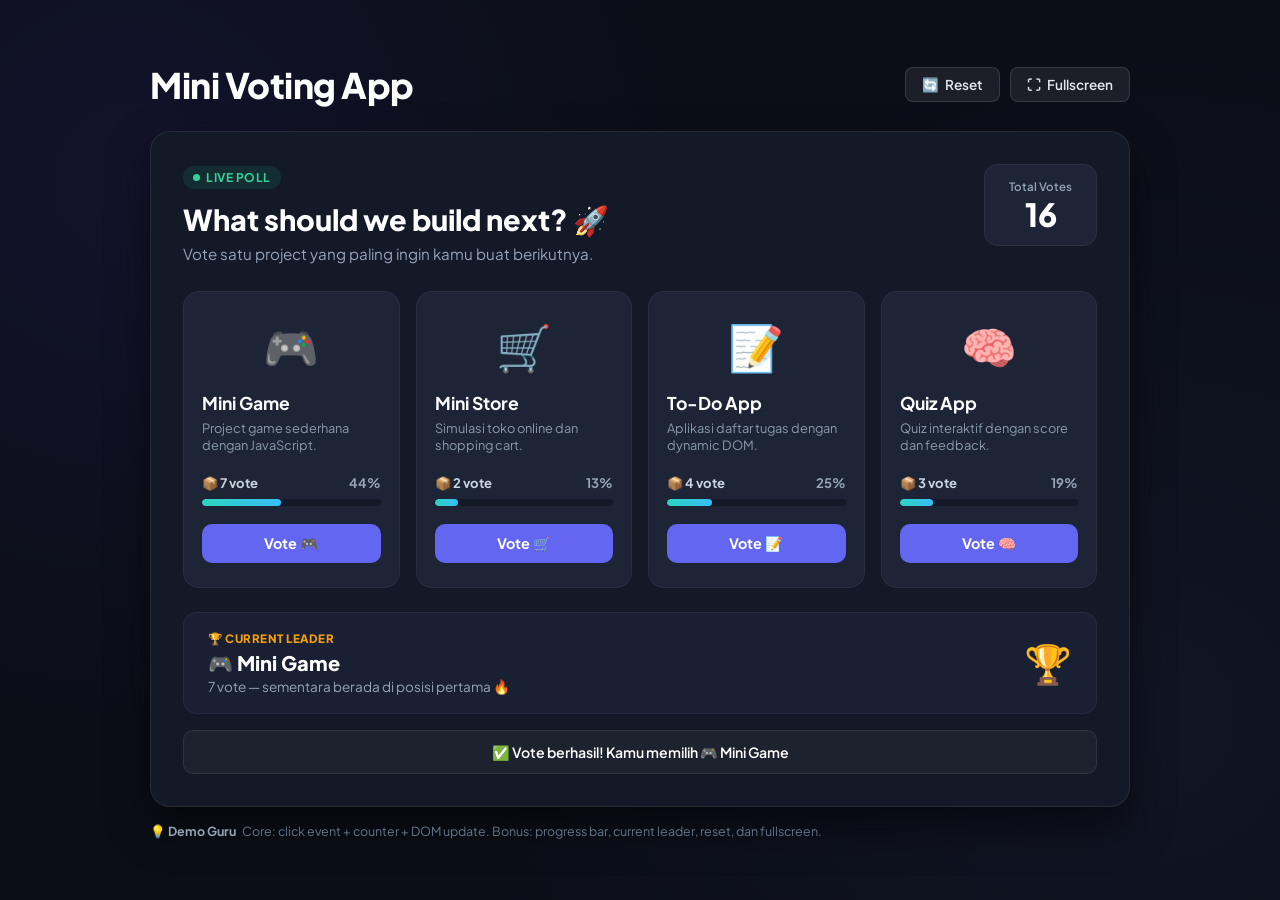
<file: JS MONTHLY CODING CHALLENGE #1/index.html>
<!DOCTYPE html>
<html lang="id">
<head>
  <meta charset="UTF-8">
  <meta name="viewport" content="width=device-width, initial-scale=1.0">
  <title>Mini Voting App</title>
  <!-- Google Fonts: Inter & Plus Jakarta Sans -->
  <link rel="preconnect" href="https://fonts.googleapis.com">
  <link rel="preconnect" href="https://fonts.gstatic.com" crossorigin>
  <link href="https://fonts.googleapis.com/css2?family=Plus+Jakarta+Sans:wght@400;500;600;700;800&display=swap" rel="stylesheet">
  <link rel="stylesheet" href="style.css">
</head>
<body>

  <div class="app-wrapper">
    
    <!-- Top Bar Navigation -->
    <header class="top-bar">
      <h1 class="main-title">Mini Voting App</h1>
      <div class="top-actions">
        <button id="resetBtn" class="top-btn">
          <span>🔄</span> Reset
        </button>
        <button id="fullscreenBtn" class="top-btn">
          <span>⛶</span> Fullscreen
        </button>
      </div>
    </header>

    <!-- Main Container Card -->
    <main class="poll-container">
      
      <!-- Container Header -->
      <div class="poll-header">
        <div class="poll-info">
          <div class="badge-live">
            <span class="dot"></span> LIVE POLL
          </div>
          <h2 class="poll-title">What should we build next? 🚀</h2>
          <p class="poll-subtitle">Vote satu project yang paling ingin kamu buat berikutnya.</p>
        </div>
        <div class="total-votes-box">
          <span class="total-label">Total Votes</span>
          <span id="totalVotesText" class="total-number">16</span>
        </div>
      </div>

      <!-- Candidates Grid -->
      <div class="candidates-grid">

        <!-- Candidate 1: Mini Game -->
        <div class="candidate-card" id="card-game">
          <div class="candidate-icon">🎮</div>
          <h3 class="candidate-title">Mini Game</h3>
          <p class="candidate-desc">Project game sederhana dengan JavaScript.</p>
          <div class="vote-stats">
            <span class="vote-count-text">📦 <span id="votes-game">7</span> vote</span>
            <span id="percent-game" class="percent-text">44%</span>
          </div>
          <div class="progress-bar-bg">
            <div id="bar-game" class="progress-bar-fill" style="width: 44%;"></div>
          </div>
          <button id="btn-game" class="vote-action-btn">Vote 🎮</button>
        </div>

        <!-- Candidate 2: Mini Store -->
        <div class="candidate-card" id="card-store">
          <div class="candidate-icon">🛒</div>
          <h3 class="candidate-title">Mini Store</h3>
          <p class="candidate-desc">Simulasi toko online dan shopping cart.</p>
          <div class="vote-stats">
            <span class="vote-count-text">📦 <span id="votes-store">2</span> vote</span>
            <span id="percent-store" class="percent-text">13%</span>
          </div>
          <div class="progress-bar-bg">
            <div id="bar-store" class="progress-bar-fill" style="width: 13%;"></div>
          </div>
          <button id="btn-store" class="vote-action-btn">Vote 🛒</button>
        </div>

        <!-- Candidate 3: To-Do App -->
        <div class="candidate-card" id="card-todo">
          <div class="candidate-icon">📝</div>
          <h3 class="candidate-title">To-Do App</h3>
          <p class="candidate-desc">Aplikasi daftar tugas dengan dynamic DOM.</p>
          <div class="vote-stats">
            <span class="vote-count-text">📦 <span id="votes-todo">4</span> vote</span>
            <span id="percent-todo" class="percent-text">25%</span>
          </div>
          <div class="progress-bar-bg">
            <div id="bar-todo" class="progress-bar-fill" style="width: 25%;"></div>
          </div>
          <button id="btn-todo" class="vote-action-btn">Vote 📝</button>
        </div>

        <!-- Candidate 4: Quiz App -->
        <div class="candidate-card" id="card-quiz">
          <div class="candidate-icon">🧠</div>
          <h3 class="candidate-title">Quiz App</h3>
          <p class="candidate-desc">Quiz interaktif dengan score dan feedback.</p>
          <div class="vote-stats">
            <span class="vote-count-text">📦 <span id="votes-quiz">3</span> vote</span>
            <span id="percent-quiz" class="percent-text">19%</span>
          </div>
          <div class="progress-bar-bg">
            <div id="bar-quiz" class="progress-bar-fill" style="width: 19%;"></div>
          </div>
          <button id="btn-quiz" class="vote-action-btn">Vote 🧠</button>
        </div>

      </div>

      <!-- Current Leader Box -->
      <section class="leader-section">
        <div class="leader-info">
          <div class="leader-tag">🏆 CURRENT LEADER</div>
          <h3 id="leaderTitle" class="leader-name">🎮 Mini Game</h3>
          <p id="leaderDesc" class="leader-desc">7 vote — sementara berada di posisi pertama 🔥</p>
        </div>
        <div class="leader-trophy">🏆</div>
      </section>

      <!-- Feedback Notification Bar -->
      <div id="feedbackBar" class="feedback-bar">
        ✅ Vote berhasil! Kamu memilih <span id="feedbackChoice">🎮 Mini Game</span>
      </div>

    </main>

    <!-- Footer Note -->
    <footer class="guru-note">
      💡 <strong>Demo Guru</strong> &nbsp; Core: click event + counter + DOM update. Bonus: progress bar, current leader, reset, dan fullscreen.
    </footer>

  </div>

  <script src="script.js"></script>
</body>
</html>
</file>
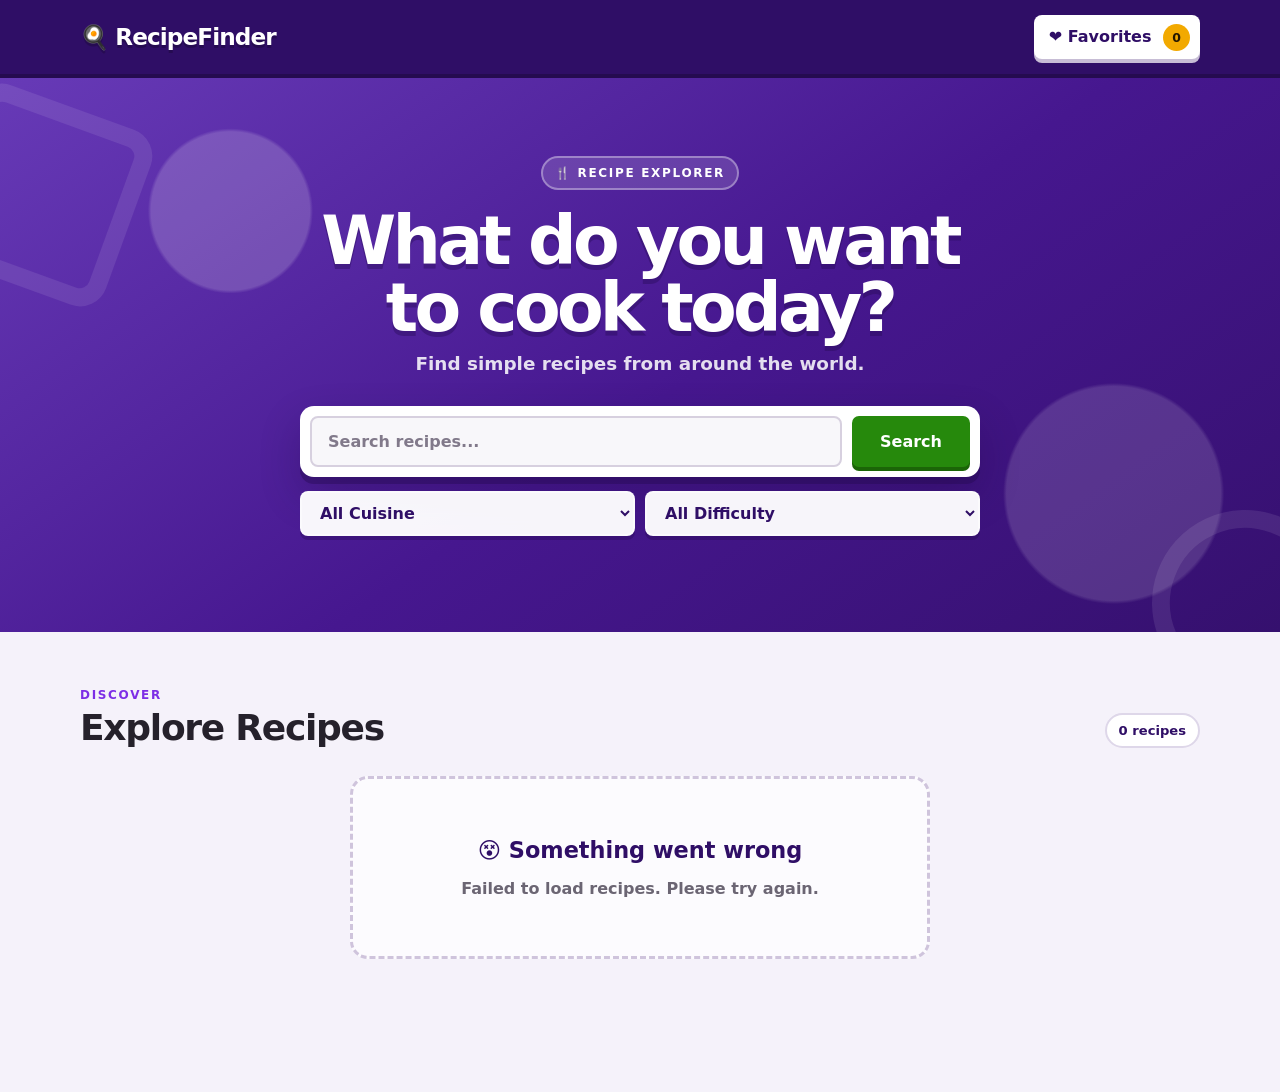
<file: SKL 2 RECIPE FINDER API/index.html>
<!DOCTYPE html>
<html lang="id">
<head>
  <meta charset="UTF-8">
  <meta name="viewport" content="width=device-width, initial-scale=1.0">
  <title>Recipe Finder</title>
  <link rel="stylesheet" href="style.css">
</head>
<body>
  <header class="navbar">
    <div class="container navbar-content">
      <a href="#" class="brand">🍳 RecipeFinder</a>
      <button id="favorite-button" class="favorite-button">
        ❤️ Favorites <span id="favorite-count">0</span>
      </button>
    </div>
  </header>

  <main>
    <section class="hero">
      <div class="container hero-content">
        <p class="eyebrow">🍴 RECIPE EXPLORER</p>
        <h1>What do you want to cook today?</h1>
        <p class="hero-description">Find simple recipes from around the world.</p>

        <form id="search-form" class="search-form">
          <input type="search" id="search-input" placeholder="Search recipes...">
          <button type="submit">Search</button>
        </form>

        <div class="filters">
          <select id="cuisine-filter">
            <option value="">All Cuisine</option>
          </select>
          <select id="difficulty-filter">
            <option value="">All Difficulty</option>
            <option value="Easy">Easy</option>
            <option value="Medium">Medium</option>
          </select>
        </div>
      </div>
    </section>

    <section class="recipes-section">
      <div class="container">
        <div class="section-header">
          <div>
            <p class="section-label">DISCOVER</p>
            <h2 id="section-title">Explore Recipes</h2>
          </div>
          <div class="results-summary">
            <p id="recipe-count" aria-live="polite">0 recipes</p>
            <button
              id="reset-filter-button"
              class="reset-filter-button"
              type="button"
              hidden
              aria-label="Reset search and filters"
              title="Reset search and filters"
            >
              <span class="reset-emoji" aria-hidden="true">🔄</span>
              <span>Reset</span>
            </button>
          </div>
        </div>

        <div id="loading-state" class="state-message">
          <span class="loader"></span>
          <p>Loading recipes...</p>
        </div>

        <div id="error-state" class="state-message" hidden>
          <h3>😵 Something went wrong</h3>
          <p>Failed to load recipes. Please try again.</p>
        </div>

        <div id="empty-state" class="state-message" hidden>
          <h3>🔍 Recipe not found</h3>
          <p>Try another keyword or filter.</p>
        </div>

        <div id="recipe-grid" class="recipe-grid" hidden></div>
      </div>
    </section>
  </main>

  <dialog id="recipe-dialog">
    <button id="close-dialog" class="close-dialog" aria-label="Close">×</button>
    <div id="dialog-content"></div>
  </dialog>

  <script src="script.js"></script>
</body>
</html>
</file>
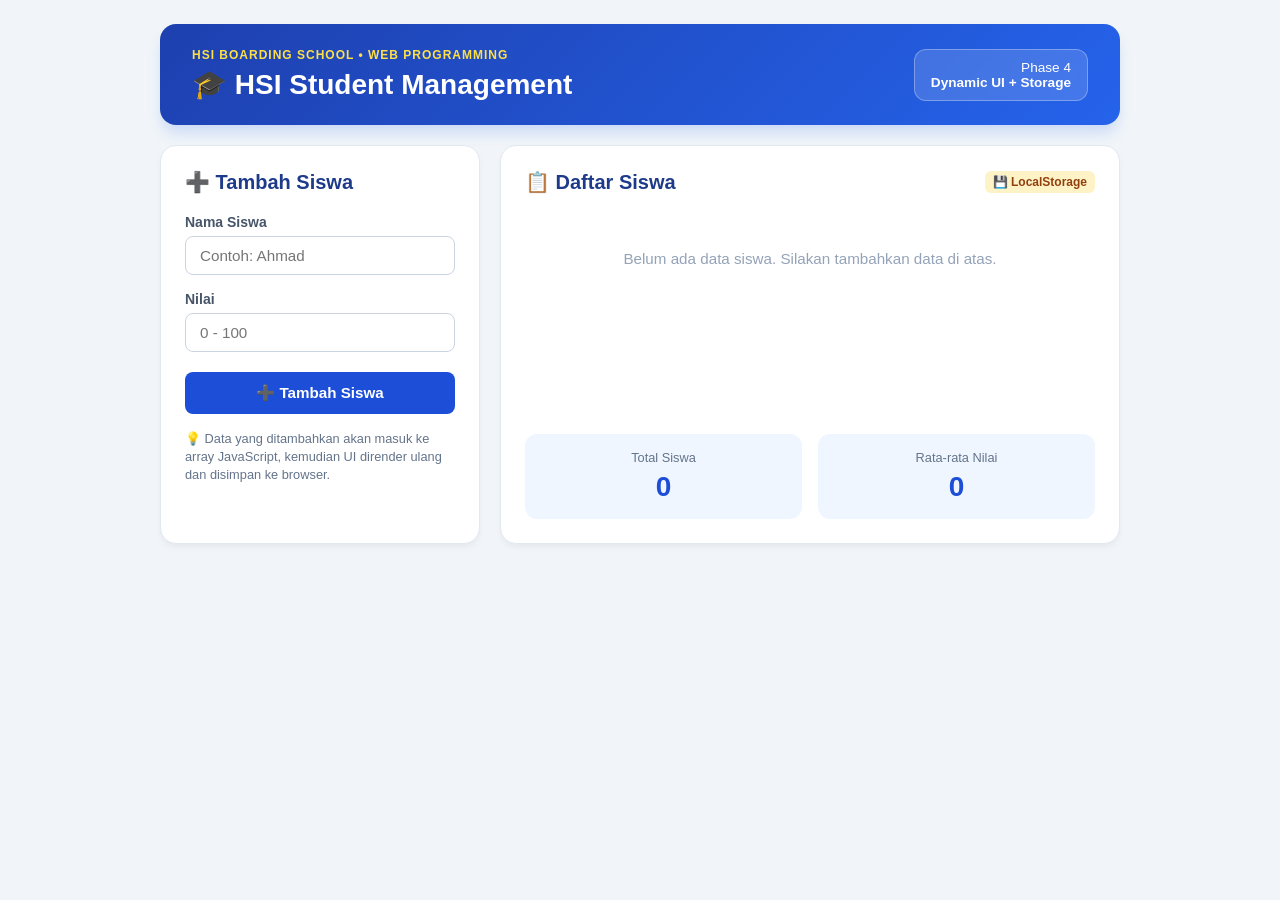
<file: Weekly Challenge #3/index.html>
<!DOCTYPE html>
<html lang="id">
<head>
    <meta charset="UTF-8">
    <meta name="viewport" content="width=device-width, initial-scale=1.0">
    <title>HSI Student Management</title>
    <link rel="stylesheet" href="style.css">
</head>
<body>

    <div class="container">
        <!-- Header Banner -->
        <header class="header">
            <div class="header-content">
                <p class="subtitle">HSI BOARDING SCHOOL • WEB PROGRAMMING</p>
                <h1 class="title">🎓 HSI Student Management</h1>
            </div>
            <div class="badge-phase">
                Phase 4<br><strong>Dynamic UI + Storage</strong>
            </div>
        </header>

        <!-- Main Content -->
        <main class="main-layout">
            
            <!-- Form Section (Left) -->
            <section class="card form-card">
                <h2 id="formTitle">➕ Tambah Siswa</h2>
                
                <form id="studentForm">
                    <input type="hidden" id="studentId">

                    <div class="form-group">
                        <label for="studentName">Nama Siswa</label>
                        <input type="text" id="studentName" placeholder="Contoh: Ahmad" required>
                    </div>

                    <div class="form-group">
                        <label for="studentScore">Nilai</label>
                        <input type="number" id="studentScore" min="0" max="100" placeholder="0 - 100" required>
                    </div>

                    <div class="button-group">
                        <button type="submit" id="submitBtn" class="btn btn-primary">➕ Tambah Siswa</button>
                        <button type="button" id="cancelBtn" class="btn btn-secondary hidden">❌ Batal</button>
                    </div>
                </form>

                <p class="info-note">
                    💡 Data yang ditambahkan akan masuk ke array JavaScript, kemudian UI dirender ulang dan disimpan ke browser.
                </p>
            </section>

            <!-- List & Stats Section (Right) -->
            <section class="card content-card">
                
                <div class="content-header">
                    <h2>📋 Daftar Siswa</h2>
                    <span class="badge-storage">💾 LocalStorage</span>
                </div>

                <!-- Alert Area -->
                <div id="alertContainer" class="alert hidden"></div>

                <!-- Student List Container -->
                <div id="studentList" class="student-list">
                    <!-- Dynamic rendering via JavaScript -->
                </div>

                <!-- Statistics Section -->
                <div class="stats-container">
                    <div class="stat-box">
                        <span class="stat-label">Total Siswa</span>
                        <span class="stat-value" id="totalStudents">0</span>
                    </div>
                    <div class="stat-box">
                        <span class="stat-label">Rata-rata Nilai</span>
                        <span class="stat-value" id="averageScore">0</span>
                    </div>
                </div>

            </section>

        </main>
    </div>

    <script src="script.js"></script>
</body>
</html>
</file>
<file: JS MONTHLY CODING CHALLENGE #1/style.css>
/* RESET & VARIABLE DEFINITIONS */
* {
  box-sizing: border-box;
  margin: 0;
  padding: 0;
  font-family: 'Plus Jakarta Sans', system-ui, -apple-system, sans-serif;
}

body {
  background-color: #0b0e17;
  background-image: 
    radial-gradient(circle at 10% 20%, rgba(30, 27, 75, 0.4) 0%, transparent 40%),
    radial-gradient(circle at 90% 80%, rgba(20, 25, 45, 0.6) 0%, transparent 50%);
  color: #f1f5f9;
  min-height: 100vh;
  display: flex;
  justify-content: center;
  align-items: center;
  padding: 30px 20px;
}

/* APP WRAPPER */
.app-wrapper {
  width: 100%;
  max-width: 980px;
}

/* TOP BAR */
.top-bar {
  display: flex;
  justify-content: space-between;
  align-items: center;
  margin-bottom: 24px;
}

.main-title {
  font-size: 2.2rem;
  font-weight: 800;
  color: #ffffff;
  letter-spacing: -0.5px;
}

.top-actions {
  display: flex;
  gap: 10px;
}

.top-btn {
  background: rgba(255, 255, 255, 0.07);
  border: 1px solid rgba(255, 255, 255, 0.12);
  color: #e2e8f0;
  padding: 8px 16px;
  border-radius: 8px;
  font-size: 0.85rem;
  font-weight: 600;
  cursor: pointer;
  display: flex;
  align-items: center;
  gap: 6px;
  transition: all 0.2s ease;
}

.top-btn:hover {
  background: rgba(255, 255, 255, 0.14);
  color: #ffffff;
}

/* MAIN POLL CONTAINER */
.poll-container {
  background: #141927;
  border: 1px solid rgba(255, 255, 255, 0.08);
  border-radius: 20px;
  padding: 32px;
  box-shadow: 0 20px 40px rgba(0, 0, 0, 0.5);
}

/* POLL HEADER */
.poll-header {
  display: flex;
  justify-content: space-between;
  align-items: flex-start;
  margin-bottom: 28px;
}

.badge-live {
  display: inline-flex;
  align-items: center;
  gap: 6px;
  background: rgba(16, 185, 129, 0.12);
  color: #34d399;
  font-size: 0.75rem;
  font-weight: 700;
  padding: 4px 10px;
  border-radius: 12px;
  letter-spacing: 0.5px;
  margin-bottom: 12px;
}

.badge-live .dot {
  width: 7px;
  height: 7px;
  background-color: #34d399;
  border-radius: 50%;
  display: inline-block;
}

.poll-title {
  font-size: 1.8rem;
  font-weight: 800;
  color: #ffffff;
  margin-bottom: 6px;
}

.poll-subtitle {
  color: #94a3b8;
  font-size: 0.95rem;
}

.total-votes-box {
  background: #1d2436;
  border: 1px solid rgba(255, 255, 255, 0.06);
  padding: 14px 24px;
  border-radius: 14px;
  text-align: center;
  min-width: 110px;
}

.total-label {
  display: block;
  font-size: 0.72rem;
  color: #94a3b8;
  font-weight: 600;
  margin-bottom: 4px;
}

.total-number {
  font-size: 2rem;
  font-weight: 800;
  color: #ffffff;
  line-height: 1;
}

/* CANDIDATES GRID */
.candidates-grid {
  display: grid;
  grid-template-columns: repeat(4, 1fr);
  gap: 16px;
  margin-bottom: 24px;
}

.candidate-card {
  background: #1d2436;
  border: 1px solid rgba(255, 255, 255, 0.05);
  border-radius: 16px;
  padding: 24px 18px;
  display: flex;
  flex-direction: column;
  transition: transform 0.2s ease, border-color 0.2s ease;
}

.candidate-card:hover {
  transform: translateY(-3px);
  border-color: rgba(255, 255, 255, 0.15);
}

.candidate-icon {
  font-size: 2.8rem;
  margin-bottom: 16px;
  display: flex;
  justify-content: center;
  align-items: center;
  height: 60px;
}

.candidate-title {
  font-size: 1.1rem;
  font-weight: 700;
  color: #ffffff;
  margin-bottom: 6px;
}

.candidate-desc {
  font-size: 0.8rem;
  color: #8a99ad;
  line-height: 1.4;
  margin-bottom: 18px;
  min-height: 36px;
}

.vote-stats {
  display: flex;
  justify-content: space-between;
  align-items: center;
  font-size: 0.82rem;
  font-weight: 700;
  color: #cbd5e1;
  margin-bottom: 8px;
}

.percent-text {
  color: #94a3b8;
}

/* PROGRESS BAR */
.progress-bar-bg {
  width: 100%;
  height: 7px;
  background-color: #141927;
  border-radius: 10px;
  overflow: hidden;
  margin-bottom: 18px;
}

.progress-bar-fill {
  height: 100%;
  background: linear-gradient(90deg, #2dd4bf, #38bdf8);
  border-radius: 10px;
  transition: width 0.4s ease;
}

/* VOTE BUTTON */
.vote-action-btn {
  width: 100%;
  padding: 10px;
  background: #6366f1;
  color: #ffffff;
  border: none;
  border-radius: 10px;
  font-size: 0.9rem;
  font-weight: 700;
  cursor: pointer;
  margin-top: auto;
  transition: background-color 0.2s ease, transform 0.1s ease;
  display: flex;
  justify-content: center;
  align-items: center;
  gap: 6px;
}

.vote-action-btn:hover {
  background: #4f46e5;
}

.vote-action-btn:active {
  transform: scale(0.98);
}

/* CURRENT LEADER SECTION */
.leader-section {
  background: #192033;
  border: 1px solid rgba(255, 255, 255, 0.05);
  border-radius: 14px;
  padding: 18px 24px;
  display: flex;
  justify-content: space-between;
  align-items: center;
  margin-bottom: 16px;
}

.leader-tag {
  font-size: 0.72rem;
  font-weight: 800;
  color: #f59e0b;
  letter-spacing: 0.5px;
  margin-bottom: 4px;
}

.leader-name {
  font-size: 1.25rem;
  font-weight: 800;
  color: #ffffff;
  margin-bottom: 2px;
}

.leader-desc {
  font-size: 0.85rem;
  color: #94a3b8;
}

.leader-trophy {
  font-size: 2.4rem;
}

/* FEEDBACK BAR */
.feedback-bar {
  background: rgba(255, 255, 255, 0.04);
  border: 1px solid rgba(255, 255, 255, 0.08);
  padding: 12px;
  border-radius: 10px;
  text-align: center;
  font-size: 0.88rem;
  font-weight: 600;
  color: #ffffff;
  transition: all 0.3s ease;
}

/* GURU NOTE FOOTER */
.guru-note {
  margin-top: 16px;
  font-size: 0.78rem;
  color: #64748b;
}

.guru-note strong {
  color: #94a3b8;
}

/* RESPONSIVE LAYOUT */
@media (max-width: 850px) {
  .candidates-grid {
    grid-template-columns: repeat(2, 1fr);
  }
}

@media (max-width: 520px) {
  .candidates-grid {
    grid-template-columns: 1fr;
  }
  .poll-header {
    flex-direction: column;
    gap: 16px;
  }
  .total-votes-box {
    width: 100%;
  }
}
</file>
<file: SKL 2 RECIPE FINDER API/style.css>
:root {
  --purple: #46178f;
  --purple-dark: #2f0e66;
  --purple-light: #7d2ee6;
  --red: #e21b3c;
  --red-dark: #b3132f;
  --blue: #1368ce;
  --blue-dark: #0e4f9f;
  --gold: #f2a900;
  --gold-dark: #bd8300;
  --green: #26890c;
  --green-dark: #1b6507;
  --ink: #25212b;
  --muted: #6b6573;
  --surface: #ffffff;
  --page: #f5f2fa;
  --border: #ded7e9;
  --shadow: 0 5px 0 rgba(39, 13, 78, 0.14), 0 12px 30px rgba(39, 13, 78, 0.1);
  --font: "Arial Rounded MT Bold", "Nunito Sans", Nunito, Inter, system-ui, -apple-system, BlinkMacSystemFont, "Segoe UI", sans-serif;
}

* {
  box-sizing: border-box;
}

html {
  scroll-behavior: smooth;
}

body {
  min-width: 320px;
  margin: 0;
  background: var(--page);
  color: var(--ink);
  font-family: var(--font);
  font-weight: 600;
  -webkit-font-smoothing: antialiased;
}

button,
input,
select {
  font: inherit;
}

button,
select {
  cursor: pointer;
}

button,
input,
select,
a {
  -webkit-tap-highlight-color: transparent;
}

button:focus-visible,
input:focus-visible,
select:focus-visible,
a:focus-visible {
  outline: 4px solid #fff;
  outline-offset: 3px;
  box-shadow: 0 0 0 7px var(--blue);
}

.container {
  width: min(1120px, calc(100% - 40px));
  margin-inline: auto;
}

.navbar {
  position: relative;
  z-index: 10;
  background: var(--purple-dark);
  border-bottom: 4px solid rgba(0, 0, 0, 0.22);
}

.navbar-content {
  min-height: 74px;
  display: flex;
  align-items: center;
  justify-content: space-between;
  gap: 20px;
}

.brand {
  color: #fff;
  text-decoration: none;
  font-size: clamp(1.15rem, 2vw, 1.45rem);
  font-weight: 900;
  letter-spacing: -0.04em;
  text-shadow: 0 3px 0 rgba(0, 0, 0, 0.2);
}

.favorite-button {
  min-height: 44px;
  padding: 8px 10px 8px 15px;
  border: 0;
  border-radius: 8px;
  background: #fff;
  box-shadow: 0 4px 0 #c7bdd5;
  color: var(--purple-dark);
  font-weight: 900;
  transition: transform 120ms ease, box-shadow 120ms ease;
}

.favorite-button:hover {
  transform: translateY(-2px);
  box-shadow: 0 6px 0 #c7bdd5;
}

.favorite-button:active {
  transform: translateY(4px);
  box-shadow: 0 0 0 #c7bdd5;
}

#favorite-count {
  min-width: 27px;
  height: 27px;
  display: inline-flex;
  align-items: center;
  justify-content: center;
  margin-left: 6px;
  padding-inline: 6px;
  border-radius: 999px;
  background: var(--gold);
  color: #241700;
  font-size: 0.78rem;
  font-weight: 900;
}

.hero {
  position: relative;
  isolation: isolate;
  overflow: hidden;
  padding: 78px 0 96px;
  background:
    radial-gradient(circle at 18% 24%, rgba(255, 255, 255, 0.18) 0 7%, transparent 7.3%),
    radial-gradient(circle at 87% 75%, rgba(255, 255, 255, 0.14) 0 9%, transparent 9.3%),
    linear-gradient(145deg, #673ab7 0%, var(--purple) 54%, #35106e 100%);
  color: #fff;
}

.hero::before,
.hero::after {
  content: "";
  position: absolute;
  z-index: -1;
  width: 150px;
  height: 150px;
  border: 18px solid rgba(255, 255, 255, 0.09);
  transform: rotate(20deg);
}

.hero::before {
  top: 24px;
  left: -52px;
  border-radius: 28px;
}

.hero::after {
  right: -58px;
  bottom: -64px;
  border-radius: 50%;
}

.hero-content {
  max-width: 800px;
  text-align: center;
}

.eyebrow,
.section-label {
  margin: 0;
  font-size: 0.75rem;
  font-weight: 900;
  letter-spacing: 0.14em;
}

.eyebrow {
  width: fit-content;
  margin-inline: auto;
  padding: 8px 12px;
  border: 2px solid rgba(255, 255, 255, 0.35);
  border-radius: 999px;
  background: rgba(255, 255, 255, 0.14);
  color: #fff;
}

.hero h1 {
  max-width: 760px;
  margin: 18px auto 12px;
  font-size: clamp(2.35rem, 6vw, 4.25rem);
  font-weight: 900;
  line-height: 0.98;
  letter-spacing: -0.055em;
  text-wrap: balance;
  text-shadow: 0 5px 0 rgba(34, 8, 77, 0.35);
}

.hero-description {
  margin: 0;
  color: rgba(255, 255, 255, 0.86);
  font-size: clamp(1rem, 2vw, 1.15rem);
  font-weight: 700;
}

.search-form {
  max-width: 680px;
  display: flex;
  gap: 10px;
  margin: 32px auto 14px;
  padding: 10px;
  border-radius: 14px;
  background: #fff;
  box-shadow: 0 7px 0 rgba(34, 8, 77, 0.38), 0 18px 40px rgba(24, 5, 55, 0.24);
}

.search-form input {
  min-width: 0;
  flex: 1;
  padding: 14px 16px;
  border: 2px solid #d7d0df;
  border-radius: 8px;
  outline: none;
  background: #f8f7fa;
  color: var(--ink);
  font-weight: 700;
  transition: border-color 150ms ease, background 150ms ease;
}

.search-form input::placeholder {
  color: #81798a;
}

.search-form input:focus {
  border-color: var(--blue);
  background: #fff;
}

.search-form button,
.detail-button {
  border: 0;
  border-radius: 7px;
  color: #fff;
  font-weight: 900;
  transition: transform 100ms ease, filter 150ms ease, box-shadow 100ms ease;
}

.search-form button {
  min-width: 118px;
  padding: 0 24px;
  background: var(--green);
  box-shadow: 0 4px 0 var(--green-dark);
}

.search-form button:hover,
.detail-button:hover {
  filter: brightness(1.08);
  transform: translateY(-1px);
}

.search-form button:active,
.detail-button:active {
  transform: translateY(4px);
  box-shadow: none;
}

.filters {
  max-width: 680px;
  display: flex;
  justify-content: center;
  gap: 10px;
  margin-inline: auto;
}

.filters select {
  min-height: 44px;
  flex: 1;
  padding: 10px 38px 10px 14px;
  border: 2px solid rgba(255, 255, 255, 0.48);
  border-radius: 8px;
  background: rgba(255, 255, 255, 0.96);
  color: var(--purple-dark);
  font-weight: 800;
  box-shadow: 0 4px 0 rgba(35, 7, 76, 0.32);
}

.recipes-section {
  position: relative;
  min-height: 460px;
  padding: 56px 0 88px;
}

.section-header {
  display: flex;
  align-items: end;
  justify-content: space-between;
  gap: 24px;
  margin-bottom: 28px;
}

.section-label {
  color: var(--purple-light);
}

.section-header h2 {
  margin: 5px 0 0;
  font-size: clamp(1.7rem, 3vw, 2.25rem);
  font-weight: 900;
  letter-spacing: -0.035em;
}

#recipe-count {
  margin: 0;
  padding: 8px 12px;
  border: 2px solid var(--border);
  border-radius: 999px;
  background: #fff;
  color: var(--purple-dark);
  font-size: 0.82rem;
  font-weight: 900;
  white-space: nowrap;
}

.results-summary {
  display: flex;
  align-items: center;
  gap: 10px;
}

.reset-filter-button {
  display: inline-flex;
  align-items: center;
  justify-content: center;
  gap: 5px;
  min-height: 30px;
  padding: 5px 9px;
  border: 2px solid var(--border);
  border-radius: 7px;
  background: #fff;
  box-shadow: 0 4px 0 #c6bdcf;
  color: var(--purple-dark);
  font: inherit;
  font-size: 0.75rem;
  font-weight: 900;
  cursor: pointer;
  transition: filter 150ms ease, transform 100ms ease, box-shadow 100ms ease;
}

.reset-filter-button:hover {
  filter: brightness(1.03);
  transform: translateY(-1px);
}

.reset-filter-button:hover .reset-emoji {
  transform: rotate(-25deg) scale(1.18);
}

.reset-filter-button:active {
  box-shadow: none;
  transform: translateY(4px);
}

.reset-filter-button[hidden] {
  display: none;
}

.reset-emoji {
  display: inline-block;
  transform-origin: center;
  transition: transform 180ms ease;
}

.recipe-grid {
  display: grid;
  grid-template-columns: repeat(auto-fill, minmax(245px, 1fr));
  gap: 24px;
}

.recipe-card {
  position: relative;
  overflow: hidden;
  display: flex;
  flex-direction: column;
  border: 0;
  border-radius: 14px;
  background: var(--surface);
  box-shadow: var(--shadow);
  transition: transform 180ms ease, box-shadow 180ms ease;
}

.recipe-card::before {
  content: "";
  position: absolute;
  z-index: 2;
  inset: 0 0 auto;
  height: 7px;
  background: var(--red);
}

.recipe-card:nth-child(4n + 2)::before {
  background: var(--blue);
}

.recipe-card:nth-child(4n + 3)::before {
  background: var(--gold);
}

.recipe-card:nth-child(4n + 4)::before {
  background: var(--green);
}

.recipe-card:hover {
  transform: translateY(-7px) rotate(-0.25deg);
  box-shadow: 0 8px 0 rgba(39, 13, 78, 0.14), 0 20px 40px rgba(39, 13, 78, 0.16);
}

.recipe-card:nth-child(even):hover {
  transform: translateY(-7px) rotate(0.25deg);
}

.recipe-image {
  width: 100%;
  height: 190px;
  display: block;
  object-fit: cover;
  background: #e7e0ef;
}

.recipe-body {
  flex: 1;
  display: flex;
  flex-direction: column;
  padding: 19px;
}

.recipe-cuisine {
  width: fit-content;
  display: inline-block;
  margin-bottom: 8px;
  padding: 5px 8px;
  border-radius: 5px;
  background: #eee5ff;
  color: var(--purple);
  font-size: 0.68rem;
  font-weight: 900;
  letter-spacing: 0.07em;
  text-transform: uppercase;
}

.recipe-title {
  margin: 0 0 13px;
  font-size: 1.12rem;
  font-weight: 900;
  line-height: 1.25;
}

.recipe-meta {
  display: flex;
  flex-wrap: wrap;
  gap: 7px;
  margin-bottom: 18px;
  color: #5c5663;
  font-size: 0.75rem;
  font-weight: 800;
}

.recipe-meta span {
  padding: 5px 7px;
  border-radius: 5px;
  background: #f1eef5;
}

.recipe-actions {
  display: flex;
  gap: 9px;
  margin-top: auto;
}

.detail-button {
  min-height: 42px;
  flex: 1;
  padding: 10px;
  background: var(--blue);
  box-shadow: 0 4px 0 var(--blue-dark);
}

.like-button {
  width: 44px;
  min-height: 42px;
  border: 2px solid #d6cede;
  border-radius: 7px;
  background: #fff;
  box-shadow: 0 4px 0 #c6bdcf;
  color: var(--red);
  font-size: 1.25rem;
  transition: transform 100ms ease, background 150ms ease, box-shadow 100ms ease;
}

.like-button:hover {
  background: #fff0f3;
  transform: translateY(-1px);
}

.like-button:active {
  transform: translateY(4px);
  box-shadow: none;
}

.state-message {
  max-width: 580px;
  margin-inline: auto;
  padding: 58px 24px;
  border: 3px dashed #cfc4dc;
  border-radius: 18px;
  background: rgba(255, 255, 255, 0.7);
  text-align: center;
  color: var(--muted);
}

.state-message h3 {
  margin: 0 0 8px;
  color: var(--purple-dark);
  font-size: 1.4rem;
  font-weight: 900;
}

.state-message p {
  margin-bottom: 0;
}

.loader {
  width: 44px;
  height: 44px;
  display: inline-block;
  border: 6px solid #ded4ed;
  border-top-color: var(--purple);
  border-radius: 50%;
  animation: spin 0.8s linear infinite;
}

@keyframes spin {
  to {
    transform: rotate(360deg);
  }
}

dialog {
  width: min(720px, calc(100% - 28px));
  max-height: min(90vh, 860px);
  padding: 0;
  border: 0;
  border-radius: 16px;
  overflow: auto;
  background: #fff;
  color: var(--ink);
  box-shadow: 0 12px 0 rgba(29, 8, 61, 0.38), 0 30px 80px rgba(20, 4, 45, 0.45);
  animation: dialog-pop 180ms ease-out;
}

dialog::backdrop {
  background: rgba(31, 8, 66, 0.78);
  backdrop-filter: blur(4px);
}

@keyframes dialog-pop {
  from {
    opacity: 0;
    transform: scale(0.95) translateY(14px);
  }
}

.close-dialog {
  position: absolute;
  z-index: 3;
  top: 14px;
  right: 14px;
  width: 42px;
  height: 42px;
  display: grid;
  place-items: center;
  padding: 0 0 3px;
  border: 0;
  border-radius: 8px;
  background: #fff;
  box-shadow: 0 4px 0 #bdb4c8, 0 5px 14px rgba(0, 0, 0, 0.18);
  color: var(--purple-dark);
  font-size: 1.75rem;
  font-weight: 900;
  line-height: 1;
}

.close-dialog:active {
  transform: translateY(4px);
  box-shadow: none;
}

.dialog-image {
  width: 100%;
  height: 310px;
  display: block;
  object-fit: cover;
  background: #e7e0ef;
}

.dialog-body {
  padding: 30px;
}

.dialog-body h2 {
  margin: 2px 0 14px;
  color: var(--purple-dark);
  font-size: clamp(1.7rem, 4vw, 2.4rem);
  font-weight: 900;
  line-height: 1.08;
  letter-spacing: -0.04em;
}

.dialog-meta {
  display: flex;
  flex-wrap: wrap;
  gap: 8px;
  color: #4f4856;
  font-size: 0.84rem;
  font-weight: 800;
}

.dialog-meta span {
  padding: 7px 9px;
  border-radius: 6px;
  background: #f0ecf4;
}

.dialog-body h3 {
  margin: 28px 0 10px;
  color: var(--purple-dark);
  font-size: 1.15rem;
  font-weight: 900;
}

.ingredients {
  display: grid;
  grid-template-columns: repeat(2, minmax(0, 1fr));
  gap: 8px 26px;
  margin: 0;
  padding-left: 21px;
  line-height: 1.55;
}

.ingredients li::marker {
  color: var(--green);
}

.instructions {
  line-height: 1.7;
}

.instructions p {
  margin: 0 0 10px;
  padding: 12px 14px;
  border-left: 5px solid var(--blue);
  border-radius: 0 8px 8px 0;
  background: #f4f8fd;
}

.instructions p:nth-child(4n + 2) {
  border-left-color: var(--red);
  background: #fff4f6;
}

.instructions p:nth-child(4n + 3) {
  border-left-color: var(--gold);
  background: #fff9e8;
}

.instructions p:nth-child(4n + 4) {
  border-left-color: var(--green);
  background: #f3faef;
}

@media (max-width: 680px) {
  .container {
    width: min(1120px, calc(100% - 28px));
  }

  .navbar-content {
    min-height: 66px;
  }

  .favorite-button {
    font-size: 0;
  }

  .favorite-button::before {
    content: "❤️";
    font-size: 1rem;
  }

  #favorite-count {
    font-size: 0.75rem;
  }

  .hero {
    padding: 58px 0 72px;
  }

  .hero h1 {
    font-size: clamp(2.25rem, 12vw, 3.4rem);
  }

  .search-form {
    flex-direction: column;
    padding: 9px;
  }

  .search-form button {
    min-height: 48px;
  }

  .filters {
    flex-direction: column;
  }

  .filters select {
    width: 100%;
    flex: none;
  }

  .recipes-section {
    padding: 44px 0 68px;
  }

  .section-header {
    align-items: flex-start;
    flex-direction: column;
    gap: 14px;
  }

  .results-summary {
    width: 100%;
    justify-content: space-between;
  }

  .recipe-grid {
    grid-template-columns: 1fr;
  }

  .recipe-image {
    height: min(58vw, 240px);
  }

  .dialog-image {
    height: 230px;
  }

  .dialog-body {
    padding: 24px 20px 28px;
  }

  .ingredients {
    grid-template-columns: 1fr;
  }
}

@media (prefers-reduced-motion: reduce) {
  html {
    scroll-behavior: auto;
  }

  *,
  *::before,
  *::after {
    scroll-behavior: auto !important;
    animation-duration: 0.01ms !important;
    animation-iteration-count: 1 !important;
    transition-duration: 0.01ms !important;
  }
}
</file>
<file: Weekly Challenge #3/style.css>
* {
    box-sizing: border-box;
    margin: 0;
    padding: 0;
    font-family: 'Segoe UI', Tahoma, Geneva, Verdana, sans-serif;
}

body {
    background-color: #f1f5f9;
    color: #334155;
    padding: 24px 16px;
    display: flex;
    justify-content: center;
}

.container {
    width: 100%;
    max-width: 960px;
    display: flex;
    flex-direction: column;
    gap: 20px;
}

/* Header Styling */
.header {
    background: linear-gradient(135deg, #1e40af, #2563eb);
    color: #ffffff;
    padding: 24px 32px;
    border-radius: 16px;
    display: flex;
    justify-content: space-between;
    align-items: center;
    box-shadow: 0 10px 15px -3px rgba(37, 99, 235, 0.2);
}

.subtitle {
    font-size: 0.75rem;
    font-weight: 700;
    letter-spacing: 1px;
    color: #fde047;
    margin-bottom: 6px;
}

.title {
    font-size: 1.75rem;
    font-weight: 800;
}

.badge-phase {
    background: rgba(255, 255, 255, 0.15);
    backdrop-filter: blur(4px);
    border: 1px solid rgba(255, 255, 255, 0.3);
    padding: 10px 16px;
    border-radius: 12px;
    text-align: right;
    font-size: 0.85rem;
}

/* Main Layout */
.main-layout {
    display: grid;
    grid-template-columns: 320px 1fr;
    gap: 20px;
}

@media (max-width: 768px) {
    .main-layout {
        grid-template-columns: 1fr;
    }
}

.card {
    background: #ffffff;
    border-radius: 16px;
    padding: 24px;
    box-shadow: 0 4px 6px -1px rgba(0, 0, 0, 0.05);
    border: 1px solid #e2e8f0;
}

/* Form Section */
.form-card h2 {
    font-size: 1.25rem;
    color: #1e3a8a;
    margin-bottom: 20px;
}

.form-group {
    display: flex;
    flex-direction: column;
    gap: 6px;
    margin-bottom: 16px;
}

.form-group label {
    font-size: 0.875rem;
    font-weight: 600;
    color: #475569;
}

.form-group input {
    padding: 10px 14px;
    border: 1px solid #cbd5e1;
    border-radius: 8px;
    font-size: 0.95rem;
    outline: none;
    transition: border-color 0.2s;
}

.form-group input:focus {
    border-color: #2563eb;
}

.button-group {
    display: flex;
    gap: 8px;
    margin-top: 20px;
}

.btn {
    padding: 12px 16px;
    border: none;
    border-radius: 8px;
    font-size: 0.95rem;
    font-weight: 600;
    cursor: pointer;
    transition: background-color 0.2s;
    width: 100%;
}

.btn-primary {
    background-color: #1d4ed8;
    color: #ffffff;
}

.btn-primary:hover {
    background-color: #1e40af;
}

.btn-secondary {
    background-color: #64748b;
    color: #ffffff;
}

.btn-secondary:hover {
    background-color: #475569;
}

.info-note {
    font-size: 0.8rem;
    color: #64748b;
    margin-top: 16px;
    line-height: 1.4;
}

/* Content Section */
.content-header {
    display: flex;
    justify-content: space-between;
    align-items: center;
    margin-bottom: 16px;
}

.content-header h2 {
    font-size: 1.25rem;
    color: #1e3a8a;
}

.badge-storage {
    background-color: #fef3c7;
    color: #92400e;
    font-size: 0.75rem;
    font-weight: 600;
    padding: 4px 8px;
    border-radius: 6px;
}

/* Alert Notification */
.alert {
    padding: 10px 14px;
    border-radius: 8px;
    font-size: 0.9rem;
    font-weight: 500;
    margin-bottom: 16px;
    background-color: #e0f2fe;
    color: #0369a1;
    border: 1px solid #bae6fd;
}

/* Student List Item */
.student-list {
    display: flex;
    flex-direction: column;
    gap: 10px;
    min-height: 200px;
    margin-bottom: 24px;
}

.empty-state {
    text-align: center;
    color: #94a3b8;
    padding: 40px 0;
    font-size: 0.95rem;
}

.student-item {
    display: flex;
    align-items: center;
    justify-content: space-between;
    padding: 12px 16px;
    border: 1px solid #f1f5f9;
    background-color: #fafafa;
    border-radius: 10px;
}

.student-info {
    display: flex;
    align-items: center;
    gap: 12px;
}

.student-num {
    font-weight: 700;
    color: #2563eb;
}

.student-name {
    font-weight: 600;
    color: #1e293b;
}

.student-actions {
    display: flex;
    align-items: center;
    gap: 8px;
}

.score-badge {
    background-color: #eff6ff;
    color: #1d4ed8;
    font-weight: 700;
    padding: 6px 16px;
    border-radius: 6px;
    font-size: 0.9rem;
}

.btn-action {
    border: 1px solid #cbd5e1;
    background: #ffffff;
    padding: 6px 12px;
    border-radius: 6px;
    font-size: 0.85rem;
    cursor: pointer;
    font-weight: 600;
    transition: background 0.2s;
}

.btn-edit {
    color: #d97706;
}

.btn-edit:hover {
    background-color: #fffbebfb;
}

.btn-delete {
    color: #dc2626;
    background-color: #fef2f2;
    border-color: #fecaca;
}

.btn-delete:hover {
    background-color: #fee2e2;
}

/* Statistics */
.stats-container {
    display: grid;
    grid-template-columns: 1fr 1fr;
    gap: 16px;
}

.stat-box {
    background-color: #eff6ff;
    border-radius: 12px;
    padding: 16px;
    text-align: center;
    display: flex;
    flex-direction: column;
    gap: 6px;
}

.stat-label {
    font-size: 0.8rem;
    color: #64748b;
}

.stat-value {
    font-size: 1.75rem;
    font-weight: 800;
    color: #1d4ed8;
}

.hidden {
    display: none !important;
}
</file>
